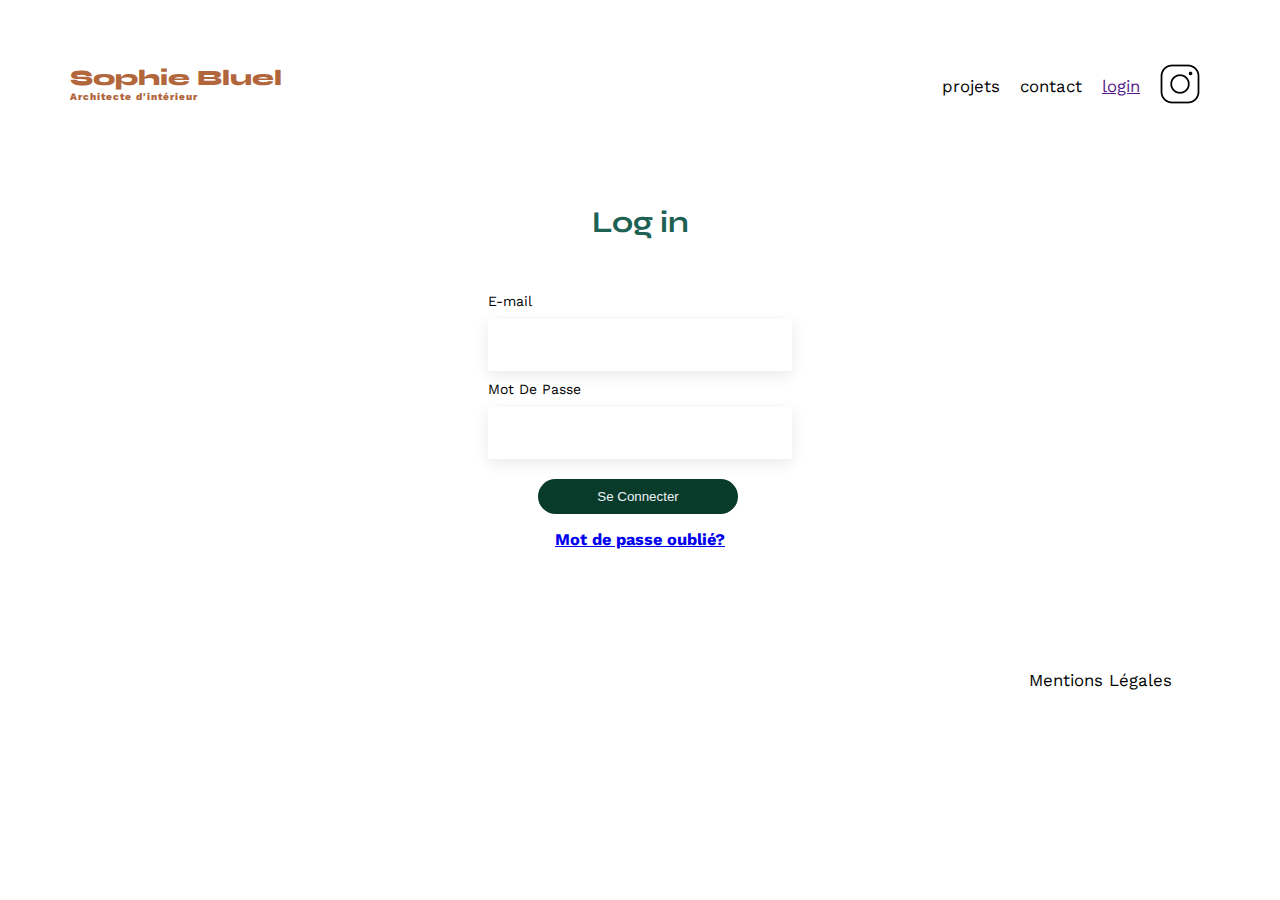
<file: login.html>
<!DOCTYPE html>
<html lang="fr">
  <head>
    <meta charset="UTF-8" />
    <title>Sophie Bluel - Architecte d'intérieur</title>
    <meta name="viewport" content="width=device-width, initial-scale=1.0" />
    <link rel="preconnect" href="https://fonts.googleapis.com" />
    <link rel="preconnect" href="https://fonts.gstatic.com" crossorigin />
    <link
      href="https://fonts.googleapis.com/css2?family=Syne:wght@700;800&family=Work+Sans&display=swap"
      rel="stylesheet"
    />
    <meta name="description" content="" />
    <link rel="stylesheet" href="login.css" />
  </head>
  <body>
    <header>
      <h1>Sophie Bluel <span>Architecte d'intérieur</span></h1>
      <nav>
        <ul>
          <li>projets</li>
          <li>contact</li>
          <a href=""><li class="logout">login</li></a>
          <li><img src="./assets/icons/instagram.png" alt="Instagram" /></li>
        </ul>
      </nav>
    </header>
    <main>
      <section class="login">
        <h2>Log in</h2>
        <p></p>
        <form action="submit" method="post">
          <label for="email">E-mail</label>
          <input type="email" id="email" />
          <label for="password">Mot De Passe</label>
          <input type="password" id="password" />
          <button class="connect">Se Connecter</button>
        </form>
        <a href="#"><h3>Mot de passe oublié?</h3></a>
      </section>
    </main>
    <footer>
      <nav>
        <ul>
          <li>Mentions Légales</li>
        </ul>
      </nav>
    </footer>
    <script src="login.js" defer></script>
  </body>
</html>
</file>
<file: login.css>
body {
  max-width: 1140px;
  margin: auto;
  font-family: "Work Sans";
  font-size: 14px;
}
header {
  display: flex;
  justify-content: space-between;
  margin: 50px 0;
}
main {
  display: flex;
  justify-content: center;
}
section {
  margin: 50px 0;
}

h1 {
  display: flex;
  flex-direction: column;
  font-family: "Syne";
  font-size: 22px;
  font-weight: 800;
  color: #b1663c;
}

h1 > span {
  font-family: "Work Sans";
  font-size: 10px;
  letter-spacing: 0.1em;
}

h2 {
  font-family: "Syne";
  font-weight: 700;
  font-size: 30px;
  color: #1d6154;
}
nav ul {
  display: flex;
  align-items: center;
  list-style-type: none;
}
nav li {
  padding: 0 10px;
  font-size: 1.2em;
}

li:hover {
  color: #b1663c;
}
.login {
  display: flex;
  justify-content: center;
  align-items: center;
  height: 300px;
  width: 400px;
  flex-direction: column;
  border-radius: 25px;
  margin-bottom: 120px;
}
form {
  display: flex;
  flex-direction: column;
  gap: 10px;
  justify-content: center;
}
input {
  height: 50px;
  min-width: 300px;
  font-size: 1.2em;
  border: none;
  box-shadow: 0px 4px 14px rgba(0, 0, 0, 0.09);
}

.connect {
  margin-top: 10px;
  background-color: rgb(9, 59, 42);
  border: none;
  border-radius: 20px;
  padding: 10px;
  color: #edf1f8;
  width: 200px;
  margin-left: 50px;
  cursor: pointer;
}
.login p {
  color: red;
}
.inputErrorLogin {
  border: 1px solid red;
}
footer nav ul {
  display: flex;
  justify-content: flex-end;
  margin: 2em;
}
</file>
